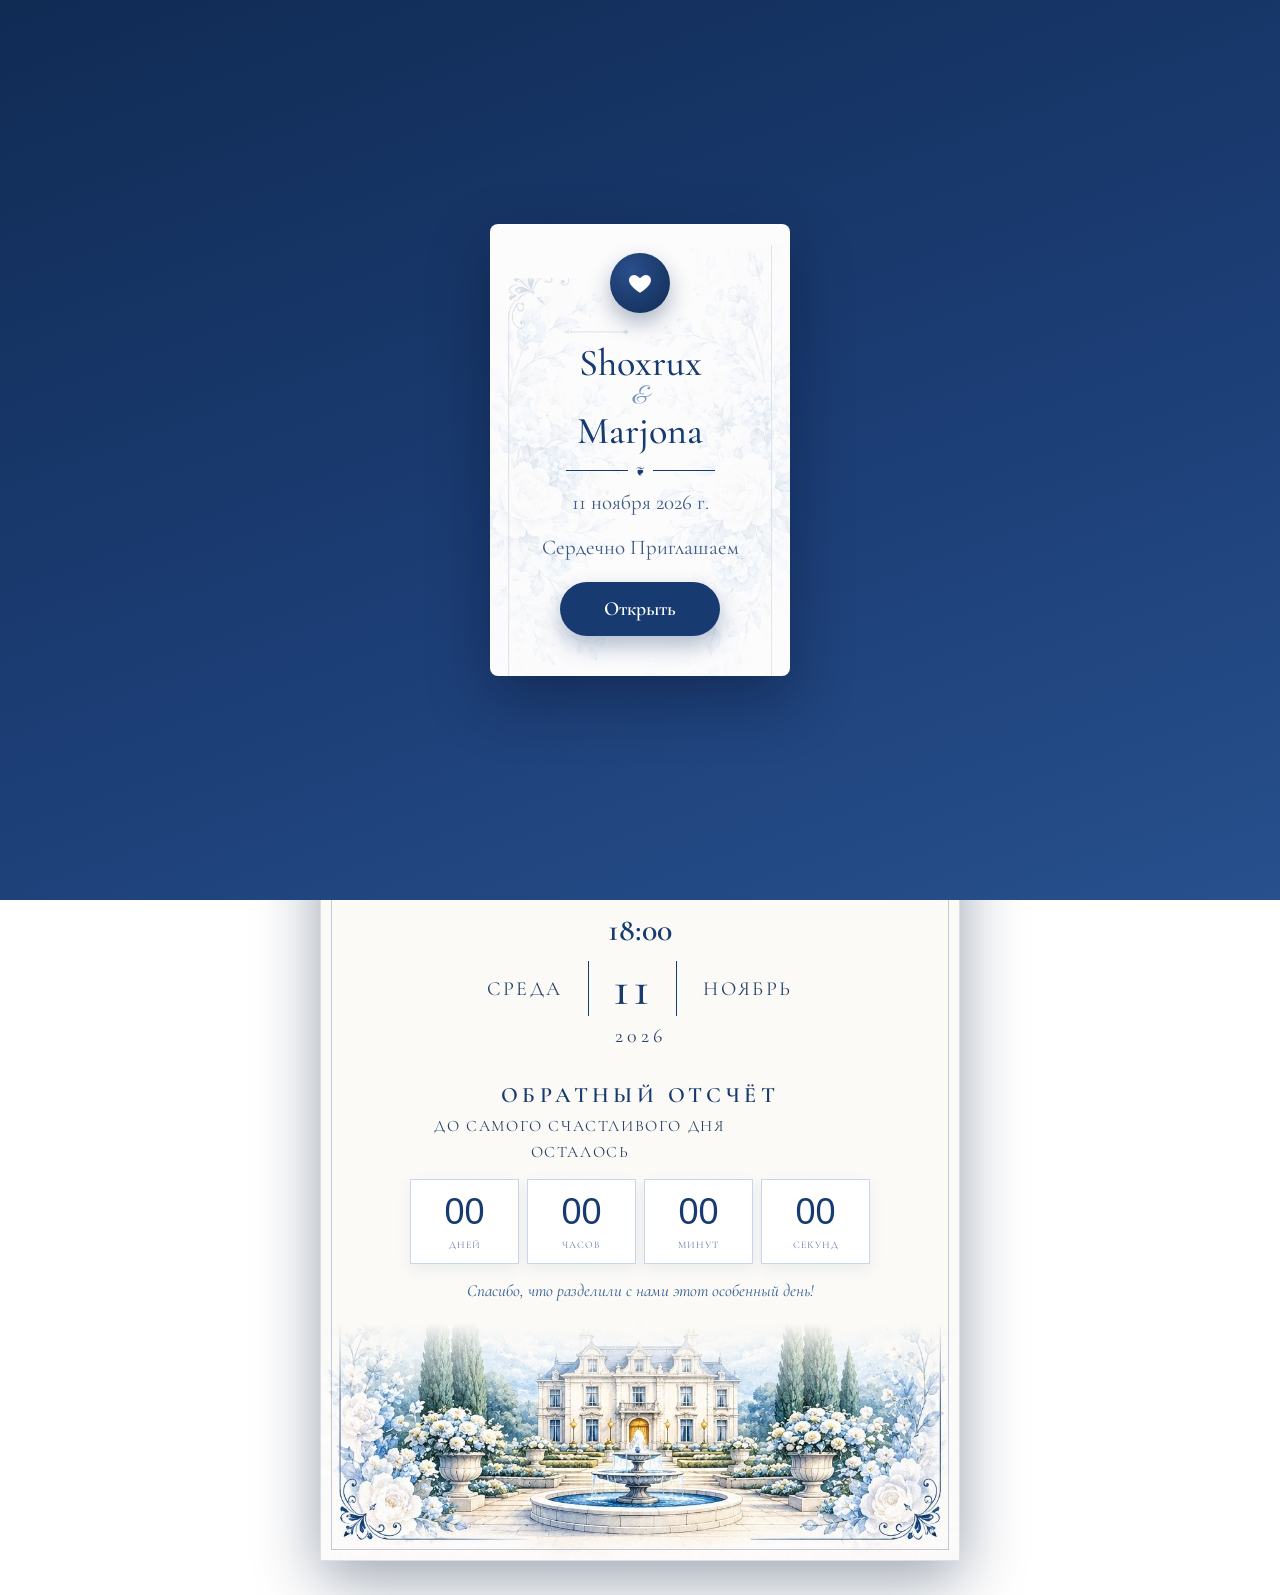
<file: index-single-file.html>
<!DOCTYPE html>
<html lang="ru"><head><meta charset="UTF-8">
<meta name="viewport" content="width=device-width, initial-scale=1, viewport-fit=cover">
<meta name="theme-color" content="#173b70">
<title>Shoxrux &amp; Marjona — Свадебное приглашение</title>
<link rel="preconnect" href="https://fonts.googleapis.com"><link rel="preconnect" href="https://fonts.gstatic.com" crossorigin>
<link href="https://fonts.googleapis.com/css2?family=Cormorant+Garamond:wght@400;500;600&family=Great+Vibes&display=swap" rel="stylesheet">
<style>
:root{--navy:#173b70;--blue:#7898c2;--ink:#294467;--paper:#fbfaf7;box-sizing:border-box;padding-top:env(safe-area-inset-top,0px);padding-bottom:env(safe-area-inset-bottom,0px)}
html{scroll-padding-top:env(safe-area-inset-top,0px)}
*{box-sizing:border-box}
body{margin:0;padding:18px 10px 34px;background:linear-gradient(145deg,#102b54,#28528a 55%,#102b54) fixed;font-family:"Cormorant Garamond",Georgia,serif;color:var(--ink);text-align:center}
.card{position:relative;max-width:640px;margin:0 auto;background:var(--paper);border:1px solid #d6e0ee;box-shadow:0 18px 60px #061a3866;overflow:hidden}
.card::before{content:"";position:absolute;inset:10px;border:1px solid #173b7040;pointer-events:none;z-index:3}
.fl{position:absolute;width:26%;mix-blend-mode:multiply;pointer-events:none;z-index:1}
.fl.l{left:0;top:40px}.fl.r{right:0;top:300px}
.in{position:relative;z-index:2;padding:48px 8% 0}
.k{font-size:clamp(14px,3.6vw,19px);letter-spacing:.2em;text-transform:uppercase;color:var(--navy);margin:0 0 18px;font-weight:500}
.orn{color:var(--blue);letter-spacing:.6em;font-size:14px;margin:14px 0}
h1{font-weight:400;font-size:clamp(42px,11vw,72px);line-height:1.05;margin:0;color:var(--navy);letter-spacing:.02em;text-transform:uppercase}
.amp{font-family:"Great Vibes",cursive;font-size:clamp(34px,8vw,50px);color:var(--blue);margin:2px 0}
.lead{font-size:clamp(14px,3.5vw,19px);letter-spacing:.14em;text-transform:uppercase;color:var(--navy);margin:22px auto 0;max-width:420px;line-height:1.6;font-weight:500}
.date{font-size:clamp(17px,4.4vw,24px);letter-spacing:.2em;color:var(--navy);margin:6px 0 4px;font-weight:600}
.script{font-family:"Great Vibes",cursive;font-size:clamp(34px,9vw,52px);color:var(--navy);margin:6px 0 34px}
h2{font-size:clamp(16px,4vw,22px);letter-spacing:.2em;text-transform:uppercase;color:var(--navy);margin:0 0 6px;font-weight:600}
.sm{font-size:clamp(13px,3.2vw,16px);letter-spacing:.1em;text-transform:uppercase;line-height:1.6;margin:0 auto 12px;max-width:340px}
.nm{font-size:clamp(26px,6.8vw,38px);color:var(--navy);margin:6px 0;line-height:1.15}
.amp2{font-family:"Great Vibes",cursive;font-size:30px;color:var(--blue);line-height:1}
.sec{margin-bottom:34px}
.time{font-size:clamp(22px,6vw,32px);color:var(--navy);margin:6px 0 12px;font-weight:600}
.dt{display:flex;align-items:center;justify-content:center;gap:clamp(12px,4vw,26px);font-size:clamp(15px,3.8vw,20px);letter-spacing:.12em;text-transform:uppercase}
.dt b{font-size:clamp(34px,9vw,50px);font-weight:500;color:var(--navy);padding:0 clamp(12px,4vw,24px);border-left:1px solid var(--navy);border-right:1px solid var(--navy);line-height:1.1}
.yr{margin-top:8px;font-size:clamp(16px,4vw,20px);letter-spacing:.2em}
.cd{margin:34px auto 0;max-width:460px;padding-bottom:22px}
.timer{display:grid;grid-template-columns:repeat(4,1fr);gap:8px;margin-top:14px}
.u{background:#fff;border:1px solid #c8d7e9;padding:12px 2px;box-shadow:0 5px 14px #173b7012}
.n{display:block;font:500 clamp(24px,6.5vw,36px)/1.1 Arial,sans-serif;color:var(--navy);font-variant-numeric:tabular-nums}
.lb{display:block;font-size:10px;letter-spacing:.1em;text-transform:uppercase;margin-top:7px;color:#627da3}
.msg{margin:16px 0 0;font-style:italic;font-size:17px;color:#315b92}
.ft{position:relative;z-index:2;display:block;width:100%;height:auto;-webkit-mask-image:linear-gradient(transparent,#000 35%);mask-image:linear-gradient(transparent,#000 35%)}

/* ---- Заставка «Открыть» ---- */
body.lock{overflow:hidden}
#splash{position:fixed;inset:0;z-index:100;display:flex;align-items:center;justify-content:center;padding:20px;background:linear-gradient(160deg,#102b54,#1d3f78 60%,#27508c);transition:opacity .9s ease,visibility .9s}
#splash.hide{opacity:0;visibility:hidden}
.sc{position:relative;width:min(300px,86vw);padding:0 22px 40px;background:#fcfcfd;border-radius:8px;text-align:center;box-shadow:0 24px 60px #040f2866;overflow:hidden}
.sc .bg{position:absolute;opacity:.16;mix-blend-mode:multiply;width:48%;bottom:0;pointer-events:none}
.sc .bg.a{left:0}.sc .bg.b{right:0}
.heart{position:relative;width:60px;height:60px;margin:-0px auto 0;top:-1px;transform:translateY(0);border-radius:50%;background:radial-gradient(circle at 35% 30%,#2a4f8c,#102b54);display:flex;align-items:center;justify-content:center;box-shadow:0 10px 22px #102b5455;margin-top:30px}
.heart svg{width:26px;height:26px;fill:#fff;animation:beat 1.8s ease-in-out infinite}
@keyframes beat{0%,100%{transform:scale(1)}50%{transform:scale(1.15)}}
.sn{position:relative;font-size:38px;line-height:1.05;color:var(--navy);margin:30px 0 0;font-weight:500}
.sa{font-family:"Great Vibes",cursive;font-size:26px;color:var(--blue);line-height:1}
.sl{position:relative;display:flex;align-items:center;gap:8px;justify-content:center;color:var(--navy);font-size:12px;margin:12px 0}
.sl i{display:block;width:62px;height:1px;background:var(--navy)}
.sd{position:relative;font-size:21px;color:#3d5a85;margin:0 0 20px}
.si{position:relative;font-size:21px;color:#3d5a85;margin:0 0 22px}
#openBtn{position:relative;font:600 20px "Cormorant Garamond",Georgia,serif;color:#fff;background:#173b70;border:0;border-radius:40px;padding:15px 44px;cursor:pointer;box-shadow:0 10px 22px #173b7055;transition:transform .2s}
#openBtn:active{transform:scale(.96)}
.fy{position:absolute;color:#fff;opacity:0;pointer-events:none;animation:fy linear infinite}
@keyframes fy{0%{transform:translateY(0) rotate(0);opacity:0}15%{opacity:.4}85%{opacity:.35}100%{transform:translateY(-110vh) rotate(260deg);opacity:0}}
@media(prefers-reduced-motion:reduce){.fy,.heart svg{animation:none}}
</style>
</head><body>
<div id="splash">
 <div class="sc">
  <img class="bg a" alt="" src="[data-uri]"><img class="bg b" alt="" src="[data-uri]">
  <div class="heart"><svg viewBox="0 0 24 24"><path d="M12 21s-7.5-4.6-9.6-9.3C.9 8.2 2.8 4.5 6.5 4.5c2 0 3.7 1.1 5.5 3.2 1.8-2.1 3.5-3.2 5.5-3.2 3.7 0 5.6 3.7 4.1 7.2C19.5 16.4 12 21 12 21z"/></svg></div>
  <p class="sn">Shoxrux</p><div class="sa">&amp;</div><p class="sn" style="margin-top:2px">Marjona</p>
  <div class="sl"><i></i>❦<i></i></div>
  <p class="sd">11 ноября 2026 г.</p>
  <p class="si">Сердечно Приглашаем</p>
  <button id="openBtn" type="button">Открыть</button>
 </div>
</div>
<main class="card">
<img class="fl l" alt="" src="[data-uri]"><img class="fl r" alt="" src="[data-uri]">
<div class="in">
 <p class="k">Добро пожаловать на свадьбу</p>
 <h1>Shoxrux</h1><div class="amp">&amp;</div><h1>Marjona</h1>
 <p class="lead">С радостью приглашаем вас на свадьбу наших детей</p>
 <div class="orn">— ✿ —</div>
 <p class="date">11 ноября 2026 г.</p>
 <p class="script">Сердечно Приглашаем!</p>
 <div class="sec"><h2>О церемонии</h2><p class="sm">С радостью приглашаем вас<br>на свадьбу наших детей</p>
  <div class="nm">Ruziyev Shoxrux</div><div class="amp2">&amp;</div><div class="nm">Ulugbekova Marjona</div></div>
 <div class="sec"><h2>О банкете</h2><p class="sm" style="margin-bottom:0">Банкет состоится в:</p>
  <div class="time">18:00</div>
  <div class="dt"><span>Среда</span><b>11</b><span>Ноябрь</span></div><div class="yr">2026</div></div>
 <div class="cd"><h2>Обратный отсчёт</h2><p class="sm" style="margin:0">До самого счастливого дня осталось</p>
  <div class="timer" aria-live="polite">
   <div class="u"><span class="n" id="d">—</span><span class="lb">дней</span></div>
   <div class="u"><span class="n" id="h">—</span><span class="lb">часов</span></div>
   <div class="u"><span class="n" id="m">—</span><span class="lb">минут</span></div>
   <div class="u"><span class="n" id="s">—</span><span class="lb">секунд</span></div></div>
  <p class="msg" id="msg">Shoxrux &amp; Marjona · 11 ноября 2026 · 18:00</p></div>
</div>
<img class="ft" alt="" src="[data-uri]">
</main>
<script>
const T=new Date('2026-11-11T18:00:00+05:00').getTime(),g=i=>document.getElementById(i);
function tick(){let l=T-Date.now();
 if(l<=0){['d','h','m','s'].forEach(i=>g(i).textContent='00');
  g('msg').textContent=l>-864e5?'Сегодня наша свадьба! Будем рады разделить этот день с вами.':'Спасибо, что разделили с нами этот особенный день!';return}
 const p=n=>String(n).padStart(2,'0');
 g('d').textContent=p(Math.floor(l/864e5));l%=864e5;
 g('h').textContent=p(Math.floor(l/36e5));l%=36e5;
 g('m').textContent=p(Math.floor(l/6e4));l%=6e4;
 g('s').textContent=p(Math.floor(l/1e3));}
tick();setInterval(tick,1000);

/* ---- Заставка ---- */
(function(){
 const sp=document.getElementById('splash');document.body.classList.add('lock');
 for(let i=0;i<14;i++){const f=document.createElement('span');f.className='fy';f.textContent=i%2?'✿':'❀';
  f.style.cssText='left:'+Math.random()*96+'%;top:'+(40+Math.random()*60)+'%;font-size:'+(14+Math.random()*14)+'px;animation-duration:'+(9+Math.random()*10)+'s;animation-delay:-'+Math.random()*12+'s';sp.appendChild(f);}
 document.getElementById('openBtn').addEventListener('click',function(){
  sp.classList.add('hide');document.body.classList.remove('lock');window.scrollTo(0,0);
  setTimeout(function(){sp.remove()},1000);});
})();
</script>
</body></html>
</file>
